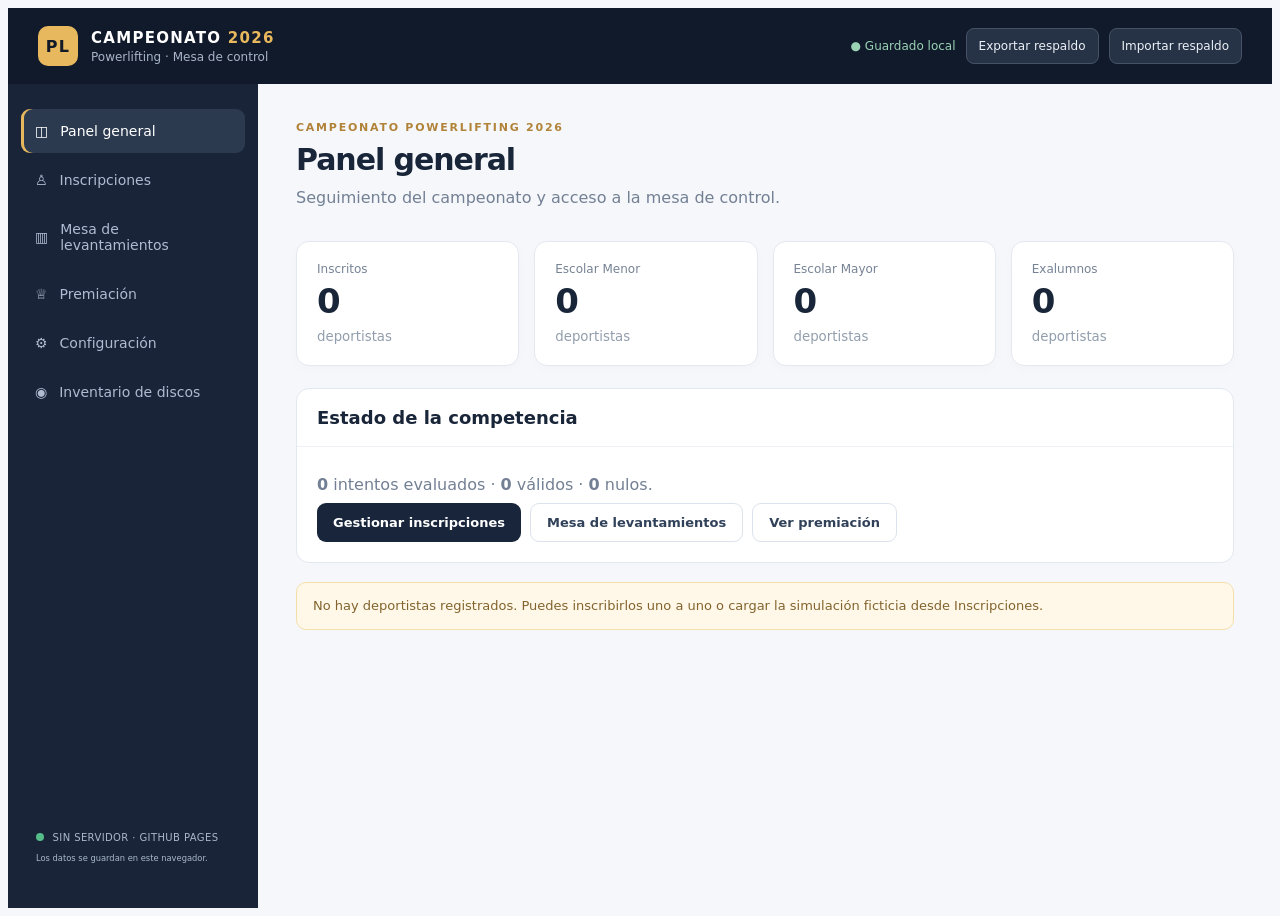
<file: index.html>
<!doctype html><html lang="es"><head><meta charset="utf-8"><meta name="viewport" content="width=device-width, initial-scale=1"><meta name="theme-color" content="#111a2b"><title>Campeonato Powerlifting 2026 · Mesa de control</title><link rel="stylesheet" href="styles.css?v=20261106-pantalla-publica"></head><body>
<header class="topbar"><div class="brand"><span class="brandicon">PL</span><div><strong>CAMPEONATO <em>2026</em></strong><small>Powerlifting · Mesa de control</small></div></div><div class="toolbar"><span id="saveState" class="saved">● Guardado local</span><button class="ghost" id="exportJSON">Exportar respaldo</button><button class="ghost" id="importJSON">Importar respaldo</button><input type="file" id="importFile" accept="application/json,.json" hidden><input type="file" id="importLiftFile" accept=".csv,text/csv" hidden></div></header>
<div class="app"><aside class="sidebar"><nav id="nav"><button data-view="overview" class="active">◫ <span>Panel general</span></button><button data-view="athletes">♙ <span>Inscripciones</span></button><button data-view="lifting">▥ <span>Mesa de levantamientos</span></button><button data-view="awards">♕ <span>Premiación</span></button><button data-view="settings">⚙ <span>Configuración</span></button><button data-view="plates">◉ <span>Inventario de discos</span></button></nav><div class="sidebottom"><span class="live-dot"></span> SIN SERVIDOR · GITHUB PAGES<br><small>Los datos se guardan en este navegador.</small></div></aside><main id="main"></main></div>
<div id="toast" role="status" aria-live="polite"></div><script src="app.js?v=20261106-pantalla-publica" defer></script></body></html>
</file>
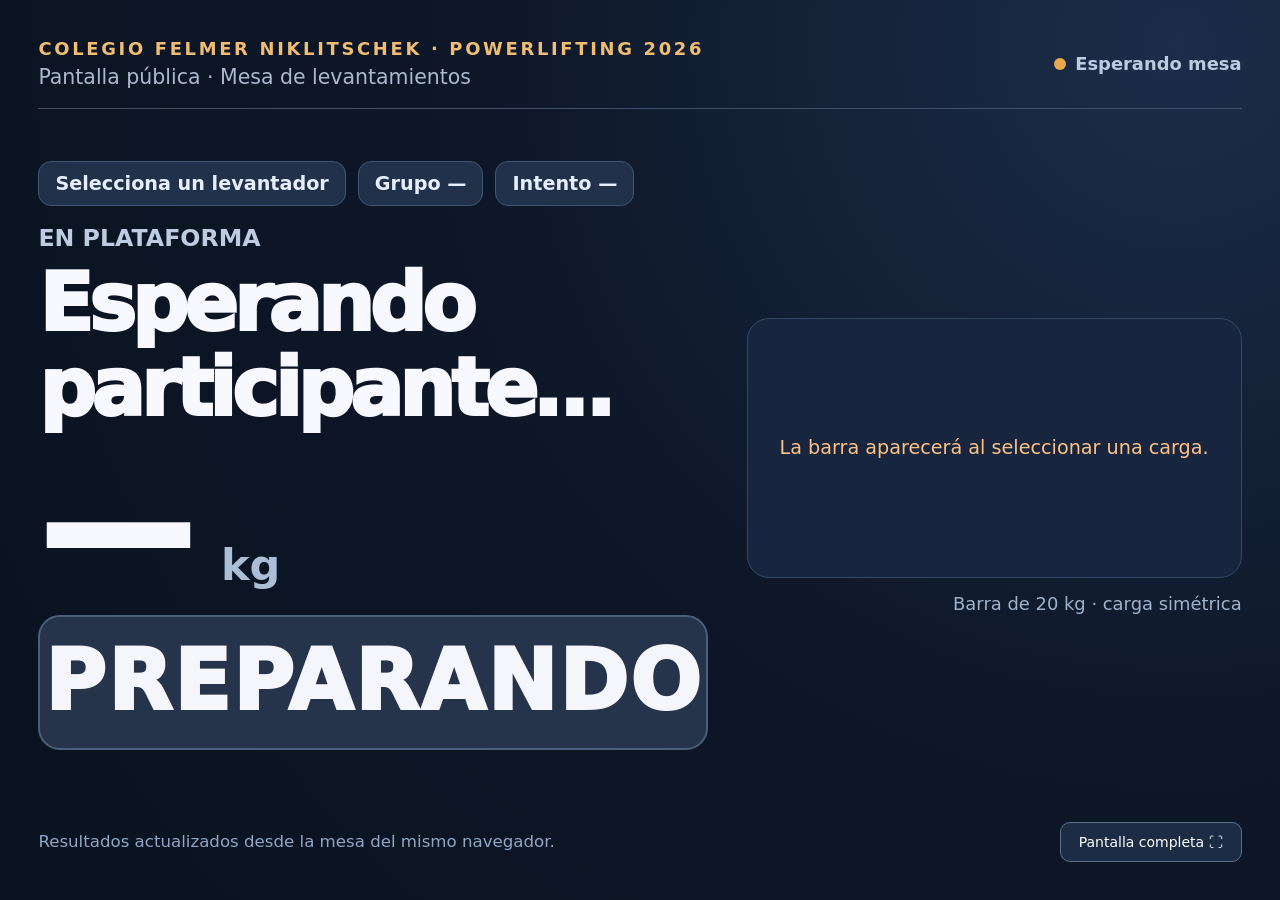
<file: publico.html>
<!doctype html>
<html lang="es"><head><meta charset="utf-8"><meta name="viewport" content="width=device-width,initial-scale=1">
<meta name="theme-color" content="#101827"><title>Pantalla pública · Powerlifting 2026</title>
<style>
:root{font-family:system-ui,-apple-system,"Segoe UI",sans-serif;color:#f7f9ff;background:#0e1728}
*{box-sizing:border-box}body{margin:0;min-height:100vh;background:radial-gradient(circle at 92% 5%,#1b2d49 0,#0e1728 48%,#09121f 100%)}
.screen{min-height:100vh;padding:clamp(20px,3vw,52px);display:flex;flex-direction:column;gap:clamp(14px,2.5vh,35px)}
.top{display:flex;align-items:center;justify-content:space-between;gap:24px;border-bottom:1px solid #40506a;padding-bottom:19px}
.kicker{color:#f0bd73;font-size:clamp(12px,1.4vw,20px);font-weight:900;letter-spacing:.15em;text-transform:uppercase}
.subhead{color:#aab9cd;font-size:clamp(14px,1.6vw,24px);margin-top:6px}
.live-indicator{display:flex;align-items:center;gap:9px;font-size:clamp(13px,1.4vw,20px);color:#b8cee0;font-weight:750;white-space:nowrap}
.live-dot{width:12px;height:12px;border-radius:50%;background:#31d9a2;box-shadow:0 0 14px #31d9a2}
.live-indicator.offline .live-dot{background:#e7a84e;box-shadow:none}
.main{display:grid;grid-template-columns:minmax(0,1.15fr) minmax(0,.85fr);gap:clamp(16px,3vw,44px);flex:1;align-items:center}
.athlete{font-size:clamp(40px,6.2vw,110px);letter-spacing:-.055em;font-weight:950;line-height:1.07;overflow-wrap:anywhere;margin:10px 0 26px}
.eyebrow{font-size:clamp(16px,1.85vw,30px);color:#bdcce0;font-weight:700}
.rowchips{display:flex;flex-wrap:wrap;gap:12px;margin:0 0 18px}
.chip{padding:10px 16px;border-radius:13px;background:#22314a;border:1px solid #3e5673;color:#e5efff;font-size:clamp(14px,1.5vw,23px);font-weight:800}
.weight{font-size:clamp(78px,12vw,210px);font-variant-numeric:tabular-nums;letter-spacing:-.08em;line-height:.9;font-weight:1000;margin:18px 0}
.weight span{font-size:.28em;color:#aabed7;letter-spacing:0;font-weight:800}
.diagram{min-height:260px;border-radius:22px;background:#17263e;border:1px solid #344865;padding:25px;display:flex;align-items:center;justify-content:center}
.diagram svg{width:100%;max-height:330px;overflow:visible}
.error{color:#ffc184;text-align:center;font-size:clamp(16px,1.5vw,25px)}
.per-side{margin-top:15px;color:#9eb2cc;text-align:right;font-size:clamp(13px,1.4vw,22px)}
.result{display:flex;align-items:center;justify-content:center;gap:16px;min-height:clamp(90px,15vh,175px);padding:18px 24px;border:2px solid #4b5f7a;border-radius:22px;background:#25334b;font-size:clamp(38px,6.5vw,112px);font-weight:1000;letter-spacing:.025em;text-align:center;line-height:1.05}
.result.valid{background:#075f43;border-color:#32ecaa;color:#e6fff6;box-shadow:0 0 70px #1acc8530}
.result.null{background:#8c1b29;border-color:#ff5967;color:#fff4f4;box-shadow:0 0 70px #d82a4a35}
.result.pending{color:#f4f6fc}
.votes{display:flex;gap:clamp(8px,1.5vw,24px);flex-wrap:wrap;margin-top:20px;justify-content:center}
.vote{display:flex;gap:12px;align-items:center;justify-content:center;padding:10px 16px;background:#152339;border:1px solid #324863;border-radius:12px;color:#bdcbe0;font-size:clamp(16px,1.7vw,26px);font-weight:900}
.vote b{border-radius:50%;display:grid;place-items:center;width:38px;height:38px;background:#384a60;color:#fff}
.vote.good b{background:#148f64}.vote.bad b{background:#d73f4f}
.foot{display:flex;align-items:center;justify-content:space-between;gap:10px;color:#91a6c3;font-size:clamp(12px,1.3vw,18px)}
#fullscreen{border:1px solid #58708c;border-radius:10px;background:#1c2c44;color:#fff;font:inherit;font-size:14px;padding:11px 18px;cursor:pointer}
@media(max-width:800px){.main{grid-template-columns:1fr}.screen{gap:24px}.athlete{margin:10px 0}.diagram{min-height:180px}.result{min-height:100px}.weight{font-size:clamp(65px,18vw,145px)}}
</style></head>
<body><main class="screen">
<header class="top"><div><div class="kicker">Colegio Felmer Niklitschek · Powerlifting 2026</div><div class="subhead">Pantalla pública · Mesa de levantamientos</div></div><div class="live-indicator offline" id="live"><span class="live-dot"></span><span id="connection">Esperando mesa</span></div></header>
<div class="main"><section><div class="rowchips"><span class="chip" id="movement">Selecciona un levantador</span><span class="chip" id="group">Grupo —</span><span class="chip" id="round">Intento —</span></div>
<div class="eyebrow">EN PLATAFORMA</div><h1 class="athlete" id="athlete">Esperando participante…</h1><div class="weight" id="weight">— <span>kg</span></div>
<div id="result" class="result pending" aria-live="polite">PREPARANDO</div><div class="votes" id="votes"></div></section>
<section><div class="diagram" id="diagram"><span class="error">La barra aparecerá al seleccionar una carga.</span></div><div class="per-side" id="per-side">Barra de 20 kg · carga simétrica</div></section></div>
<footer class="foot"><span>Resultados actualizados desde la mesa del mismo navegador.</span><button type="button" id="fullscreen">Pantalla completa ⛶</button></footer>
</main><script src="publico.js?v=20261106-pantalla-publica" defer></script></body></html>
</file>
<file: styles.css>
:root{font-family:Inter,ui-sans-serif,system-ui,-apple-system,"Segoe UI",sans-serif;color:#192538;background:#f5f7fb}*{box-sizing:border-box}button,input,select{font:inherit}button{cursor:pointer}button:disabled{opacity:.4}.topbar{min-height:76px;background:#111a2b;color:white;display:flex;align-items:center;justify-content:space-between;padding:14px 30px;gap:12px}.brand{display:flex;gap:13px;align-items:center;letter-spacing:.08em}.brandicon{width:40px;height:40px;background:#e8b85e;color:#121a28;border-radius:10px;display:grid;place-items:center;font-weight:900}.brand strong{display:block;font-size:15px}.brand em{font-style:normal;color:#e8b85e}.brand small{display:block;color:#a8b5c8;letter-spacing:0;font-size:12px;margin-top:3px}.toolbar{display:flex;align-items:center;gap:10px}.saved{font-size:12px;color:#9ad2b3}.ghost{background:#263246;border:1px solid #465366;color:#ecf1f8;border-radius:8px;padding:10px 12px;font-size:12px}.app{display:flex;min-height:calc(100vh - 76px)}.sidebar{width:250px;flex-shrink:0;background:#192438;color:#aebbd0;padding:25px 13px;display:flex;flex-direction:column;justify-content:space-between}.sidebar nav{display:grid;gap:5px}.sidebar nav button{background:transparent;border:0;color:inherit;text-align:left;font-size:14px;border-radius:9px;padding:14px;display:flex;gap:12px;align-items:center}.sidebar nav button:hover,.sidebar nav button.active{background:#2c3a50;color:#fff}.sidebar nav button.active{box-shadow:inset 3px 0 #e8b85e}.sidebottom{padding:15px;font-size:10px;line-height:2;color:#aab8cb;letter-spacing:.04em}.sidebottom small{letter-spacing:0}.live-dot{display:inline-block;background:#55bd87;width:8px;height:8px;border-radius:50%;margin-right:5px}main{flex:1;min-width:0;max-width:1700px;margin:0 auto;padding:32px 38px 65px}.pagehead{display:flex;justify-content:space-between;align-items:flex-start;gap:15px;margin-bottom:25px}.eyebrow{font-size:11px;font-weight:800;letter-spacing:.16em;color:#b18339;text-transform:uppercase}h1{font-size:30px;line-height:1.1;margin:8px 0 10px;letter-spacing:-.035em}h2{font-size:18px;margin:0 0 10px}p{color:#738094;margin:6px 0;line-height:1.5}.actions{display:flex;gap:9px;flex-wrap:wrap}.btn{border:0;border-radius:9px;background:#18253b;color:white;padding:11px 16px;font-weight:650;font-size:13px}.btn.light{background:white;border:1px solid #dce2eb;color:#304159}.btn.gold{background:#edc174;color:#29200f}.btn.danger{background:#fff0ee;color:#a63c38}.btn.tiny{padding:7px 9px;font-size:12px}.cards{display:grid;grid-template-columns:repeat(4,minmax(0,1fr));gap:15px;margin-bottom:22px}.stat{border:1px solid #e4e9f0;background:white;border-radius:13px;padding:20px;box-shadow:0 3px 12px #13294405}.stat label{display:block;font-size:12px;color:#768395}.stat strong{font-size:34px;display:block;margin:5px 0}.stat small{color:#929ead}.panel{border-radius:13px;background:white;border:1px solid #e2e8ef;margin-bottom:19px;overflow:hidden}.panelhead{display:flex;justify-content:space-between;align-items:center;gap:15px;padding:18px 20px;border-bottom:1px solid #edf0f5}.panelhead h2{margin:0}.panelbody{padding:20px}.tablewrap{overflow:auto;width:100%}table{border-collapse:collapse;width:100%;white-space:nowrap;font-size:13px}th{background:#f6f8fb;color:#657589;font-size:11px;letter-spacing:.04em;text-transform:uppercase;text-align:left;font-weight:750;padding:13px 13px}td{border-top:1px solid #edf1f5;padding:11px 13px}tbody tr:hover{background:#fafbfe}td.num,th.num{text-align:right;font-variant-numeric:tabular-nums}.tag{display:inline-block;padding:5px 9px;border-radius:99px;font-size:11px;font-weight:750;background:#eef2f7;color:#566a81}.tag.good{background:#e1f6eb;color:#177347}.tag.bad{background:#fff0ee;color:#ad4444}.tag.gold{background:#fff2d9;color:#947020}.tag.blue{background:#e7efff;color:#315e9f}.muted{color:#8c99ab}.empty{padding:42px 20px;text-align:center;color:#8a96a5}.empty strong{display:block;color:#4d5b6c;margin-bottom:7px}.grid2{display:grid;grid-template-columns:1fr 1fr;gap:18px}.formgrid{display:grid;grid-template-columns:repeat(4,minmax(0,1fr));gap:14px}.field{display:grid;gap:7px;font-size:12px;color:#5d6978;font-weight:650}.field input,.field select,.filter{background:white;border:1px solid #d8e0ea;border-radius:8px;padding:10px;color:#1d293b;min-width:0;width:100%}.field input:focus,.field select:focus,.filter:focus{outline:2px solid #e3bc74;outline-offset:1px}.formactions{display:flex;align-items:end}.filters{display:flex;gap:10px;flex-wrap:wrap;align-items:center}.filters .filter{width:auto;min-width:150px}.exercise-tabs{display:flex;gap:9px;flex-wrap:wrap;margin-bottom:19px}.exercise-tabs button{border-radius:9px;padding:10px 16px;border:1px solid #dae1eb;background:white;color:#5b6b82;font-weight:650}.exercise-tabs button.active{background:#17233a;color:#fff;border-color:#17233a}.judge{display:flex;gap:5px;justify-content:center}.judge label{position:relative}.judge input{position:absolute;opacity:0;width:1px;height:1px}.judge span{display:inline-grid;place-items:center;min-width:30px;height:29px;border-radius:7px;background:#edf1f5;color:#66758a;border:1px solid #dbe2eb;font-size:12px;font-weight:800;cursor:pointer}.judge input:checked+span{background:#d9f4e5;border-color:#51b682;color:#147345}.judge input:focus-visible+span{outline:2px solid #b38b40}.vote-cell{min-width:123px;text-align:center}.compact-input{width:75px;border:1px solid #dae1ec;padding:8px;border-radius:7px;font-size:13px}.results{font-weight:800}.summary-grid{display:grid;grid-template-columns:repeat(2,minmax(0,1fr));gap:16px}.medal{color:#b1802b;font-weight:800}.warning{background:#fff8e8;border:1px solid #f4dfab;color:#82632d;border-radius:10px;padding:13px 16px;font-size:13px;line-height:1.5;margin-bottom:18px}.footnote{font-size:12px;color:#8995a5}.right{text-align:right}.spacer{height:12px}@media(max-width:1000px){.sidebar{width:70px}.sidebar nav button span,.sidebottom{display:none}main{padding:22px}.cards{grid-template-columns:repeat(2,1fr)}.formgrid{grid-template-columns:repeat(2,1fr)}}@media(max-width:650px){.topbar{height:auto;padding:16px;flex-wrap:wrap}.toolbar{width:100%;justify-content:space-between;flex-wrap:wrap}.sidebar{width:54px;padding:12px 5px}.sidebar nav button{padding:12px 8px}.pagehead{flex-direction:column}main{padding:20px 12px}.cards{gap:8px}.stat{padding:13px}.stat strong{font-size:26px}.grid2,.summary-grid,.formgrid{grid-template-columns:1fr}.filters .filter{min-width:130px}.panelhead{padding:15px}}
/* Inscripción: cargas declaradas para el primer intento */
.registration-form{display:grid;gap:18px}
.registration-form .formgrid{align-items:start}
.starter-section{border-top:1px solid #e6ebf2;padding-top:18px}
.starter-heading{display:flex;align-items:baseline;gap:12px;flex-wrap:wrap;margin-bottom:12px}
.starter-heading strong{font-size:14px;color:#24334a}
.starter-heading span{font-size:12px;color:#7b8799}
.starter-grid{display:grid;grid-template-columns:repeat(3,minmax(0,1fr));gap:14px}
.registration-actions{display:flex;gap:10px;flex-wrap:wrap}
@media(max-width:650px){.starter-grid{grid-template-columns:1fr}}

/* Herramienta de carga: barra simétrica y control de discos */
.lifting-top{display:grid;grid-template-columns:minmax(0,1fr) minmax(360px,475px);gap:20px;align-items:start;margin-bottom:19px}
.lifting-info{min-width:0}
.lifting-info .pagehead{margin-bottom:20px}
.lifting-top .exercise-tabs{margin-bottom:13px}
.load-widget{border:1px solid #dfe5ee;background:#ffffff;border-radius:14px;overflow:hidden;box-shadow:0 3px 12px #13294407;min-width:0;padding:15px 17px}
.load-title{display:flex;align-items:center;justify-content:space-between;gap:10px;color:#ab7d30;font-size:10px;letter-spacing:.12em;font-weight:800}
.load-title .btn{font-size:10px;letter-spacing:0}
.load-weight{font-size:35px;letter-spacing:-.045em;line-height:1.25;font-weight:850;color:#16263f;margin:7px 0 2px;font-variant-numeric:tabular-nums}
.load-weight small{font-size:18px;color:#697b90}
.load-athlete{font-size:12px;color:#75849a;min-height:20px;white-space:nowrap;overflow:hidden;text-overflow:ellipsis}
.load-widget svg{width:100%;height:auto;max-height:165px;display:block;margin:6px auto 0}
.load-error{margin:16px 0;padding:14px;color:#9b5b20;background:#fff7e6;border:1px solid #ecd6a7;border-radius:8px;font-size:12px}
.plate-legend{display:flex;gap:6px;flex-wrap:wrap;margin-top:2px}
.plate-legend span{padding:6px 8px;border-radius:6px;background:#eef2f8;color:#24344a;font-size:11px;font-weight:800}
.plate-legend small{color:#6d7c90;font-size:9px;font-weight:500}
.load-caption{font-size:10px;line-height:1.4;color:#8b97a7;margin-top:10px}
.select-lifter{min-width:35px;padding:7px 8px;border:1px solid #d8e0eb;color:#61748c;border-radius:8px;background:white;font-weight:800}
.select-lifter.chosen{background:#223a57;color:#fff;border-color:#223a57}
tr.lift-current{background:#fff9e9!important}
.plate-color-cell{display:flex;align-items:center;gap:10px}
.plate-color-cell input[type="color"]{width:44px;height:35px;cursor:pointer;border:1px solid #d7dfeb;border-radius:7px;padding:2px;background:white}
.plate-color-cell span{color:#7e8b9f;font-family:monospace;font-size:12px}
@media(max-width:1150px){.lifting-top{grid-template-columns:1fr}.load-widget{max-width:620px}}


/* Arbitraje con botones circulares individuales */
.judges-row{display:flex;justify-content:center;align-items:center;gap:18px;min-width:350px}
.judge-control{display:flex;flex-direction:column;align-items:center;gap:7px;min-width:96px}
.judge-label{font-size:11px;font-weight:800;letter-spacing:.08em;color:#758299}
.judge-choice{display:flex;align-items:center;gap:8px}
.judge-vote{display:inline-flex;justify-content:center;align-items:center;width:39px;height:39px;min-width:39px;padding:0;border-radius:50%;font-size:19px;font-weight:850;line-height:1;border:2px solid transparent;transition:background .14s ease,box-shadow .14s ease,transform .14s ease;opacity:.55}
.judge-vote:hover{opacity:1;transform:translateY(-1px)}
.judge-vote:focus-visible{outline:3px solid #dcae59;outline-offset:3px}
.judge-yes{color:#15784b;background:#d8f4e6;border-color:#a6dfbf}
.judge-no{color:#af343d;background:#ffe0e1;border-color:#edb0b4}
.judge-yes.is-selected{background:#15865a;color:#fff;border-color:#0f704b;box-shadow:0 0 0 3px #b6eacd;opacity:1}
.judge-no.is-selected{background:#ce3d48;color:#fff;border-color:#b72936;box-shadow:0 0 0 3px #ffd0d2;opacity:1}
.vote-cell{min-width:360px;text-align:center}
@media(max-width:650px){.judges-row{min-width:300px;gap:9px}.judge-control{min-width:90px}.judge-vote{width:36px;height:36px;min-width:36px}}

/* Configuración de jueces */
.judges-config-form{display:grid;gap:16px}
.judges-count-label{max-width:230px}
.judge-entries{display:grid;gap:11px}
.judge-entry{display:grid;grid-template-columns:100px minmax(160px,1fr) minmax(160px,1fr) 85px;align-items:end;gap:13px;padding:13px;background:#f7f9fc;border:1px solid #e4e9f0;border-radius:11px}
.judge-entry[hidden]{display:none!important}
.judge-entry-number{font-weight:750;font-size:13px;align-self:center;color:#3a4960}
.judge-preview{display:inline-flex;align-items:center;justify-content:center;background:#e7edf6;border-radius:7px;min-height:37px;font-size:13px;font-weight:800;color:#24334a;white-space:nowrap}
.judges-actions{display:flex;gap:10px}
.judge-label{font-size:12px;white-space:nowrap}
.judge-control{min-width:96px}
.vote-cell{min-width:max(360px,fit-content)}
@media(max-width:850px){.judge-entry{grid-template-columns:1fr 1fr;gap:10px}.judge-entry-number{grid-column:1/-1}.judge-preview{grid-column:1/-1;justify-self:start;padding:8px 12px}.judges-row{justify-content:flex-start;min-width:0}}
@media(max-width:500px){.judge-entry{grid-template-columns:1fr}.judge-entry-number,.judge-preview{grid-column:auto}}

/* Carga anterior y progresión de los intentos */
.attempt-load-cell{display:flex;flex-direction:column;align-items:flex-start;gap:7px;min-width:190px}
.previous-attempt{display:inline-flex;max-width:100%;align-items:center;font-size:12px;line-height:1.4;font-weight:800;white-space:normal}
.previous-attempt.prior-valid{color:#178452}
.previous-attempt.prior-null{color:#c33d48}
.previous-attempt.prior-pending{color:#7b889a}
.attempt-load-input{display:flex;align-items:center;gap:6px;color:#6d7d90;font-size:12px;font-weight:700}
.attempt-load-cell .compact-input{width:90px;font-variant-numeric:tabular-nums}
.attempt-minimum{font-size:11px;color:#8a97a8}

/* Gráfico ampliado, alineado a la derecha y sin leyenda inferior */
.load-widget{padding:17px 20px 18px}
.load-widget svg{display:block;width:100%;height:auto;max-height:none;margin:12px 0 0 auto}
.load-widget .load-weight{font-size:42px;line-height:1.2}
.load-widget .load-weight small{font-size:20px}
.load-widget .load-athlete{font-size:13px}
.load-widget .load-caption{font-size:10px;margin-top:4px}

/* Intento 3 bloqueado por ausencia de carga en intento 2 */
.lift-blocked{background:#f6f7f9!important;color:#7e8b9b}
.lift-blocked .select-lifter:disabled{opacity:.45;cursor:not-allowed}
.lift-blocked .judge-vote:disabled{opacity:.28;cursor:not-allowed;transform:none}
.lift-blocked .attempt-load-cell input:disabled{background:#e9edf2;color:#8b96a3;cursor:not-allowed}
.attempt-locked-note{font-size:11px;font-weight:700;color:#a76a2e;max-width:220px;line-height:1.4}

/* Distribución de grupos de competencia después de inscribir */
.group-stats{display:grid;grid-template-columns:repeat(2,minmax(0,1fr));gap:12px;margin-bottom:14px}
.group-stat{display:grid;gap:6px;background:#f6f8fb;border:1px solid #e2e8f0;border-radius:11px;padding:15px}
.group-stat span{font-size:12px;font-weight:800;letter-spacing:.04em;color:#8a692c}
.group-stat strong{font-size:19px;color:#20324b}
.group-stat small{font-size:12px;color:#75849a}
.group-assignment{min-width:90px!important;width:100px!important}
@media(max-width:650px){.group-stats{grid-template-columns:1fr}}

/* Revisión de rotaciones y selección de grupo para SQ/BP */
.station-filter{padding:14px 16px 4px;margin:0 0 12px;border:1px solid #e5eaf2;border-radius:12px;background:#f8fafc}
.station-filter-heading{display:flex;flex-wrap:wrap;align-items:baseline;justify-content:space-between;gap:8px;margin-bottom:12px}
.station-filter-heading strong{font-size:13px;color:#1c2d45}
.station-filter-heading span{font-size:12px;color:#63758c}
.station-filter .station-group-tabs{margin-bottom:8px}
.station-group-tabs button{font-size:12px;padding:8px 13px}
.station-group-tabs button small{font-size:11px;font-weight:500}
.station-filter-summary{margin:3px 0 16px;padding:12px 15px;background:#f5f8fc;border:1px solid #e1e8f0;border-radius:10px;color:#445971;font-size:13px}
.station-review-intro{display:flex;flex-wrap:wrap;justify-content:space-between;align-items:center;gap:12px;margin-bottom:17px}
.station-review-intro strong{color:#22344a}
.station-review-intro p{margin:4px 0 0}
.station-rotation-grid{display:grid;grid-template-columns:repeat(2,minmax(0,1fr));gap:14px;margin-bottom:12px}
.station-rotation-card{padding:16px;border:1px solid #e1e8f0;border-radius:12px;background:#f7f9fc}
.station-rotation-card>strong{display:block;margin-bottom:12px;color:#1f3048}
.station-rotation-card>div{display:flex;justify-content:space-between;align-items:center;gap:10px;margin-top:8px;font-size:12px;color:#63758b}
.station-rotation-card b{padding:5px 9px;border-radius:8px;background:#e7edf5;color:#1f3652;white-space:nowrap}
.station-deadlift-info{padding:12px 15px;background:#f9f3e7;border:1px solid #f0e2c4;border-radius:10px;font-size:13px;color:#6c542d}
.station-roster-list{display:grid;gap:16px;margin-top:20px}
.station-roster{border:1px solid #e2e8f0;border-radius:11px;overflow:hidden}
.station-roster-title{display:flex;flex-wrap:wrap;align-items:center;justify-content:space-between;gap:10px;padding:13px 16px;background:#f6f8fb}
.station-roster-title strong{color:#22344d}
.station-roster-title span{font-size:12px;color:#73849a}
.station-empty{padding:15px}
@media(max-width:700px){.station-rotation-grid{grid-template-columns:1fr}.station-rotation-card>div{font-size:11px}}

/* Selector de grupo por cada prueba e intento */
.station-filter-select{margin:0 0 14px;padding:14px 16px;border:1px solid #e1e7f0;background:#f8fafc;border-radius:12px}
.station-filter-select .station-filter-heading{margin-bottom:10px}
.station-filter-line{display:flex;align-items:end;flex-wrap:wrap;gap:15px}
.station-filter-line .field{min-width:225px;flex:1;max-width:360px;display:flex;flex-direction:column;gap:7px;font-weight:650;font-size:12px;color:#44546a}
.station-filter-line select{display:block;width:100%;min-height:41px;padding:9px 12px;background:#fff;color:#203149;border-radius:9px;border:1px solid #cad6e5;font-size:14px;font-weight:650}
.station-filter-count{display:flex;align-items:baseline;gap:8px;padding:7px 0;color:#50627a}
.station-filter-count strong{font-size:26px;color:#1d314b;line-height:1}
.station-filter-count span{font-size:12px}
.station-filter-note{margin:11px 0 2px;line-height:1.45}
.station-no-athletes{text-align:center;color:#667a93;padding:28px 18px;white-space:normal}

/* Siguiente carga solicitada inmediatamente tras la evaluación */
.next-load-column{min-width:154px;vertical-align:middle}
.next-load-cell{display:flex;flex-direction:column;align-items:flex-start;gap:5px;padding:7px 0}
.next-load-caption{font-size:10px;font-weight:800;letter-spacing:.03em;text-transform:uppercase;color:#6a7b8d}
.next-load-entry{display:flex;align-items:center;gap:6px}
.next-load-input{width:83px;min-height:37px;border:1px solid #d5dfea;border-radius:7px;background:#fff;padding:6px 8px;color:#1c2a42;font-size:14px;font-weight:750;font-variant-numeric:tabular-nums}
.next-load-input:focus{outline:2px solid #8bb1df;outline-offset:1px}
.next-load-entry>span{font-size:11px;color:#77899c}
.next-load-cell small{font-size:10px;color:#6b7b8d;white-space:normal;line-height:1.3}
.next-load-valid .next-load-caption{color:#167e50}
.next-load-null .next-load-caption{color:#b34941}
.next-load-input:disabled{background:#edf0f5;color:#8795a5}
.next-load-pending,.next-load-final{font-size:11px;color:#8290a0;line-height:1.4;display:block;max-width:160px}
@media(max-width:900px){.next-load-column{min-width:142px}.next-load-input{width:80px}}

/* Transferencia segura de resultados entre tarimas */
.transfer-grid{display:grid;grid-template-columns:repeat(2,minmax(0,1fr));gap:14px;margin:16px 0}
.transfer-card{display:flex;flex-direction:column;align-items:flex-start;gap:10px;padding:16px;background:#f7f9fc;border:1px solid #e0e7ef;border-radius:12px}
.transfer-card strong{color:#203149}
.transfer-card .btn{margin-top:auto}
.transfer-status{font-size:12px;color:#6b7e95}
.transfer-export{display:flex;align-items:center;flex-wrap:wrap;gap:12px;margin:12px 0 18px}
.transfer-export span{font-size:12px;color:#6b7e95}
@media(max-width:680px){.transfer-grid{grid-template-columns:1fr}}

/* Acceso a pantalla pública para segundo monitor */
.public-screen-action{display:flex;align-items:center;flex-wrap:wrap;gap:12px;margin:0 0 14px}
.public-screen-action span{color:#75859a;font-size:12px}
.public-screen-action .btn{white-space:nowrap}
</file>
